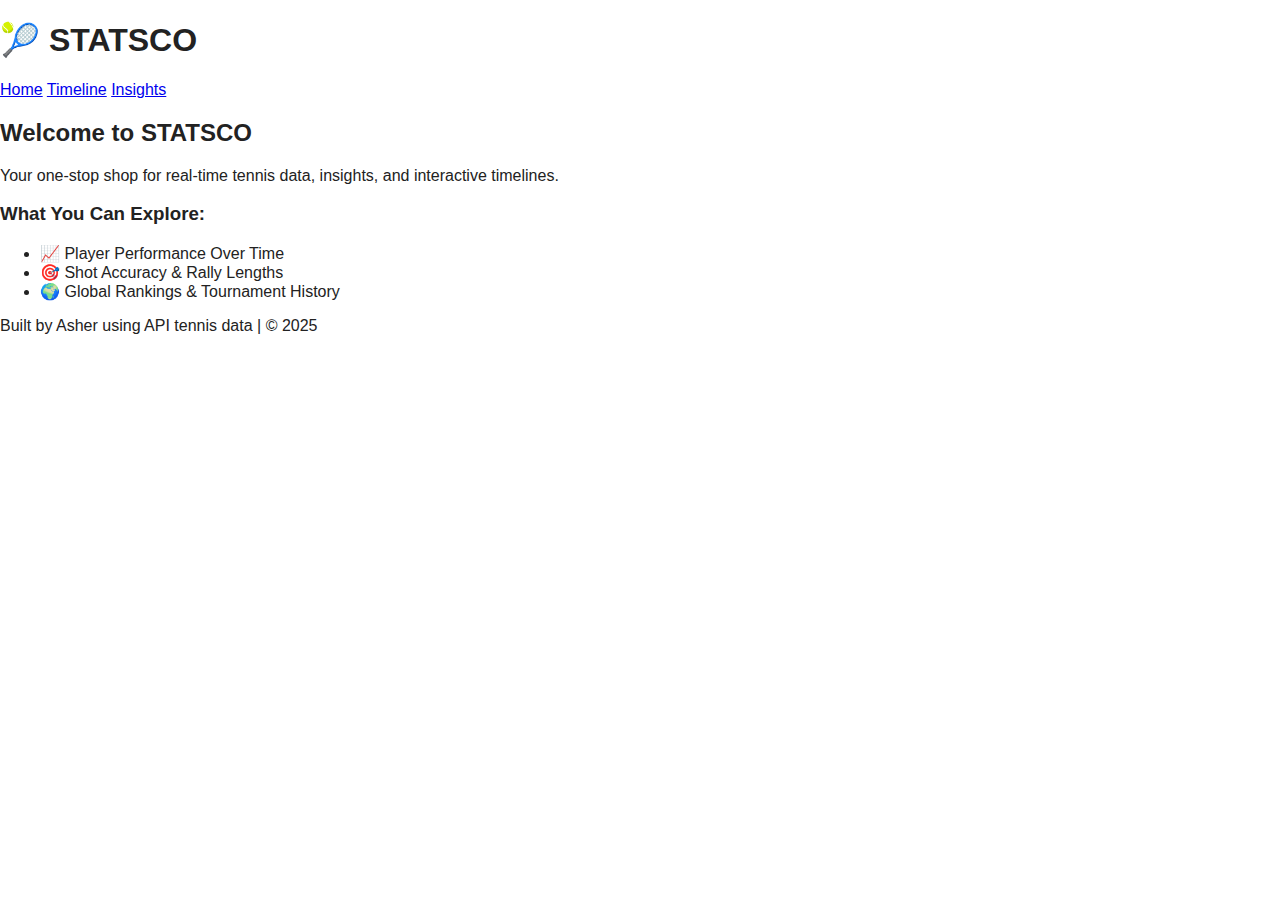
<file: Index.html>
<!DOCTYPE html>
<html lang="en">
<head>
  <meta charset="UTF-8" />
  <meta name="viewport" content="width=device-width, initial-scale=1.0"/>
  <title>STATSCO | Player Stats Hub</title>
  <link rel="stylesheet" href="style.css" />
</head>
<body>
  <header>
    <h1>🎾 STATSCO</h1>
    <nav>
      <a href="index.html">Home</a>
      <a href="timeline.html">Timeline</a>
      <a href="insights.html">Insights</a>
    </nav>
  </header>

  <main>
    <section class="intro">
      <h2>Welcome to STATSCO</h2>
      <p>Your one-stop shop for real-time tennis data, insights, and interactive timelines.</p>
    </section>

    <section class="features">
      <h3>What You Can Explore:</h3>
      <ul>
        <li>📈 Player Performance Over Time</li>
        <li>🎯 Shot Accuracy & Rally Lengths</li>
        <li>🌍 Global Rankings & Tournament History</li>
      </ul>
    </section>
  </main>

  <footer>
    <p>Built by Asher using API tennis data | © 2025</p>
  </footer>

  <script src="script.js"></script>
</body>
</html>
</file>
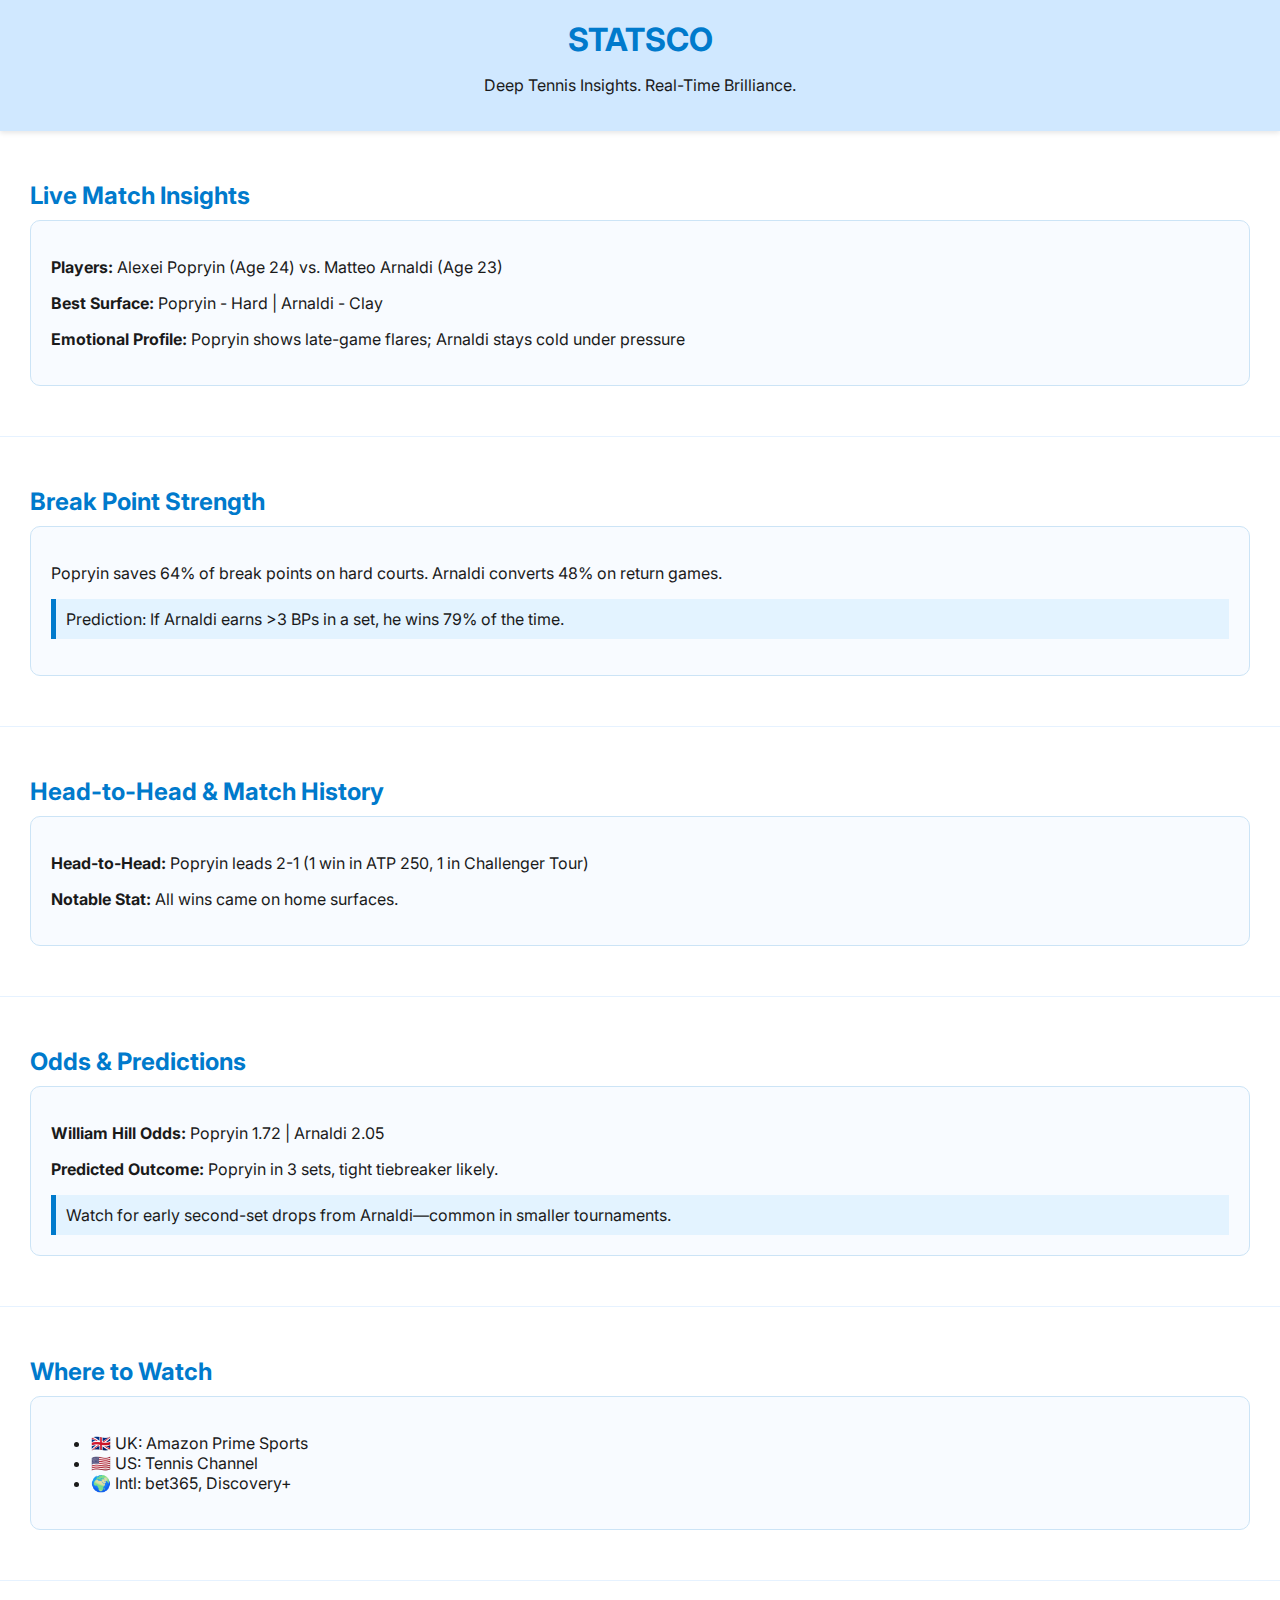
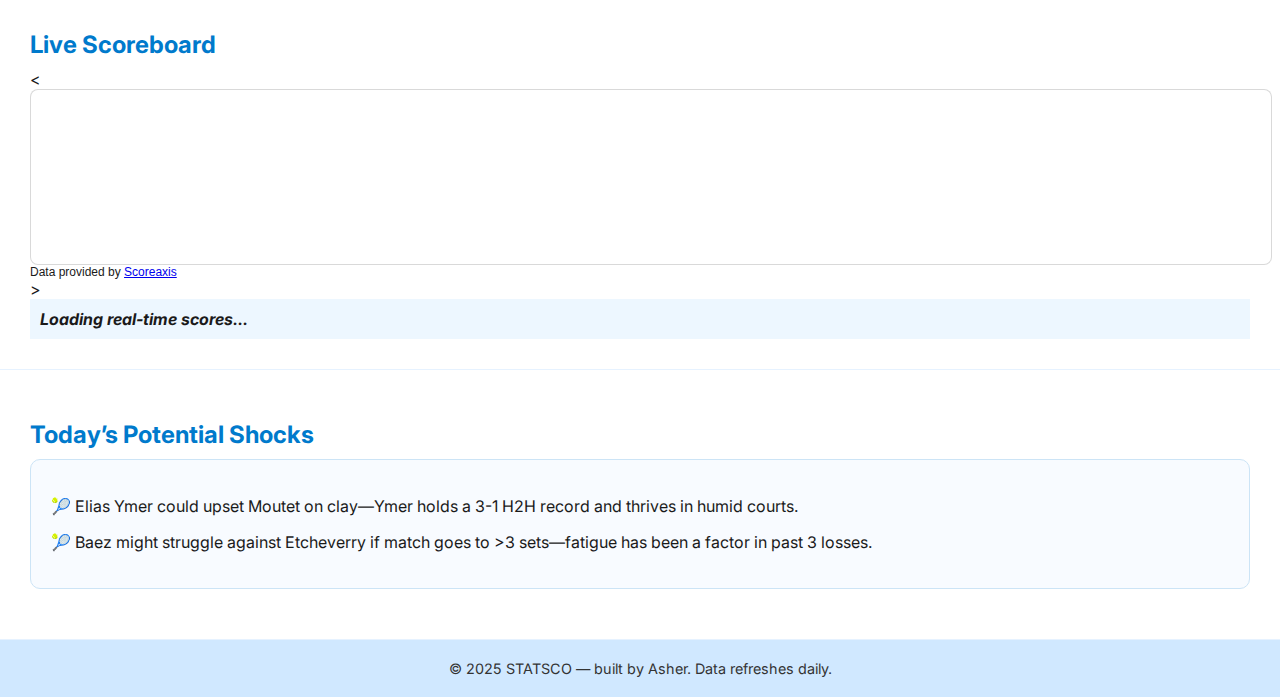
<file: statstop-live.html>
<!DOCTYPE html>
<html lang="en">
<head>
  <meta charset="UTF-8" />
  <meta name="viewport" content="width=device-width, initial-scale=1.0"/>
  <title>STATSCO - Tennis Intelligence</title>
  <link href="https://fonts.googleapis.com/css2?family=Inter:wght@400;600&display=swap" rel="stylesheet"/>
  <style>
    body {
      margin: 0;
      font-family: 'Inter', sans-serif;
      background-color: #ffffff;
      color: #1a1a1a;
    }
    header {
      background-color: #d0e8ff;
      padding: 20px;
      text-align: center;
      box-shadow: 0 2px 5px rgba(0,0,0,0.1);
    }
    header h1 {
      margin: 0;
      color: #007acc;
    }
    section {
      padding: 30px;
      border-bottom: 1px solid #e6f2ff;
    }
    h2 {
      color: #007acc;
      margin-bottom: 10px;
    }
    .card {
      background: #f8fbff;
      border: 1px solid #cce4f6;
      padding: 20px;
      border-radius: 10px;
      margin-bottom: 20px;
    }
    .highlight {
      background-color: #e3f3ff;
      padding: 10px;
      border-left: 5px solid #007acc;
      margin-top: 10px;
    }
    .scoreboard {
      background: #edf7ff;
      padding: 10px;
      font-weight: bold;
    }
    footer {
      background: #d0e8ff;
      padding: 20px;
      text-align: center;
      font-size: 0.9em;
      color: #333;
    }
  </style>
</head>
<body>

  <header>
    <h1>STATSCO</h1>
    <p>Deep Tennis Insights. Real-Time Brilliance.</p>
  </header>

  <section>
    <h2>Live Match Insights</h2>
    <div class="card">
      <p><strong>Players:</strong> Alexei Popryin (Age 24) vs. Matteo Arnaldi (Age 23)</p>
      <p><strong>Best Surface:</strong> Popryin - Hard | Arnaldi - Clay</p>
      <p><strong>Emotional Profile:</strong> Popryin shows late-game flares; Arnaldi stays cold under pressure</p>
    </div>
  </section>

  <section>
    <h2>Break Point Strength</h2>
    <div class="card">
      <p>Popryin saves 64% of break points on hard courts. Arnaldi converts 48% on return games.</p>
      <p class="highlight">Prediction: If Arnaldi earns >3 BPs in a set, he wins 79% of the time.</p>
    </div>
  </section>

  <section>
    <h2>Head-to-Head & Match History</h2>
    <div class="card">
      <p><strong>Head-to-Head:</strong> Popryin leads 2-1 (1 win in ATP 250, 1 in Challenger Tour)</p>
      <p><strong>Notable Stat:</strong> All wins came on home surfaces.</p>
    </div>
  </section>

  <section>
    <h2>Odds & Predictions</h2>
    <div class="card">
      <p><strong>William Hill Odds:</strong> Popryin 1.72 | Arnaldi 2.05</p>
      <p><strong>Predicted Outcome:</strong> Popryin in 3 sets, tight tiebreaker likely.</p>
      <div class="highlight">Watch for early second-set drops from Arnaldi—common in smaller tournaments.</div>
    </div>
  </section>

  <section>
    <h2>Where to Watch</h2>
    <div class="card">
      <ul>
        <li>🇬🇧 UK: Amazon Prime Sports</li>
        <li>🇺🇸 US: Tennis Channel</li>
        <li>🌍 Intl: bet365, Discovery+</li>
      </ul>
    </div>
  </section>

  <section>
    <h2>Live Scoreboard </h2>
    <<div id="scoreaxis-widget-f80f0" style="border-width:1px;border-color:rgba(0, 0, 0, 0.15);border-style:solid;border-radius:8px;padding:10px;background:rgb(255, 255, 255);width:100%;background-color:#ffffff"><iframe id="Iframe" src="https://www.scoreaxis.com/widget/tennis-rankings/atp?rows=1%2C1%2C1%2C1%2C1%2C1&amp;count=10&amp;autoHeight=1&amp;font=1&amp;fontSize=15&amp;bodyBackground=%23ffffff&amp;textColor=%23000000&amp;inst=f80f0" style="width:100%;border:none;transition:all 300ms ease"></iframe><script>window.addEventListener("DOMContentLoaded",event=>{window.addEventListener("message",event=>{if(event.data.appHeight&&"f80f0"==event.data.inst){let container=document.querySelector("#scoreaxis-widget-f80f0 iframe");container&&(container.style.height=parseInt(event.data.appHeight)+"px")}},!1)});</script></div><div style="font-size: 12px; font-family: Arial, sans-serif; text-align: left;">Data provided by <a target="_blank" href="https://www.scoreaxis.com/">Scoreaxis</a></div>>
            <div class="scoreboard" id="live-score">
  <em>Loading real-time scores...</em>
</div>
    </div>
  </section>

  <section>
    <h2>Today’s Potential Shocks</h2>
    <div class="card">
      <p>🎾 Elias Ymer could upset Moutet on clay—Ymer holds a 3-1 H2H record and thrives in humid courts.</p>
      <p>🎾 Baez might struggle against Etcheverry if match goes to >3 sets—fatigue has been a factor in past 3 losses.</p>
    </div>
  </section>

  <footer>
    &copy; 2025 STATSCO — built by Asher. Data refreshes daily.  
  </footer>

</body>
</html>
</file>
<file: style.css>
body {
  margin: 0;
  font-family: 'Segoe UI', sans-serif;
  background: #ffffff;
  color: #222;
}

/* Date Bar */
.date-bar {
  display: flex;
  overflow-x: auto;
  padding: 10px;
  border-bottom: 1px solid #ddd;
  background: #f9f9f9;
}

.date-btn {
  border: none;
  background: none;
  padding: 8px 14px;
  margin-right: 6px;
  font-size: 0.9rem;
  cursor: pointer;
  border-radius: 20px;
  transition: background 0.2s;
}

.date-btn.active {
  background-color: #03a9f4;
  color: white;
}

/* Section Structure */
.competition-feed {
  padding: 16px;
}

.competition-window {
  margin-bottom: 20px;
  border: 1px solid #e0e0e0;
  border-radius: 6px;
  overflow: hidden;
}

.section-header {
  background: #e0f7fa;
  padding: 12px 16px;
  font-weight: bold;
  font-size: 0.95rem;
  cursor: pointer;
  display: flex;
  justify-content: space-between;
  align-items: center;
}

.section-body {
  display: none;
  background: #ffffff;
}

.match-row {
  display: flex;
  justify-content: space-between;
  padding: 10px 16px;
  border-top: 1px solid #eee;
  font-size: 0.9rem;
}

/* Bottom Nav */
.bottom-nav {
  position: fixed;
  bottom: 0;
  width: 100%;
  background: white;
  display: flex;
  justify-content: space-around;
  border-top: 1px solid #ccc;
  padding: 8px 0;
  font-size: 1.2rem;
}
</file>
